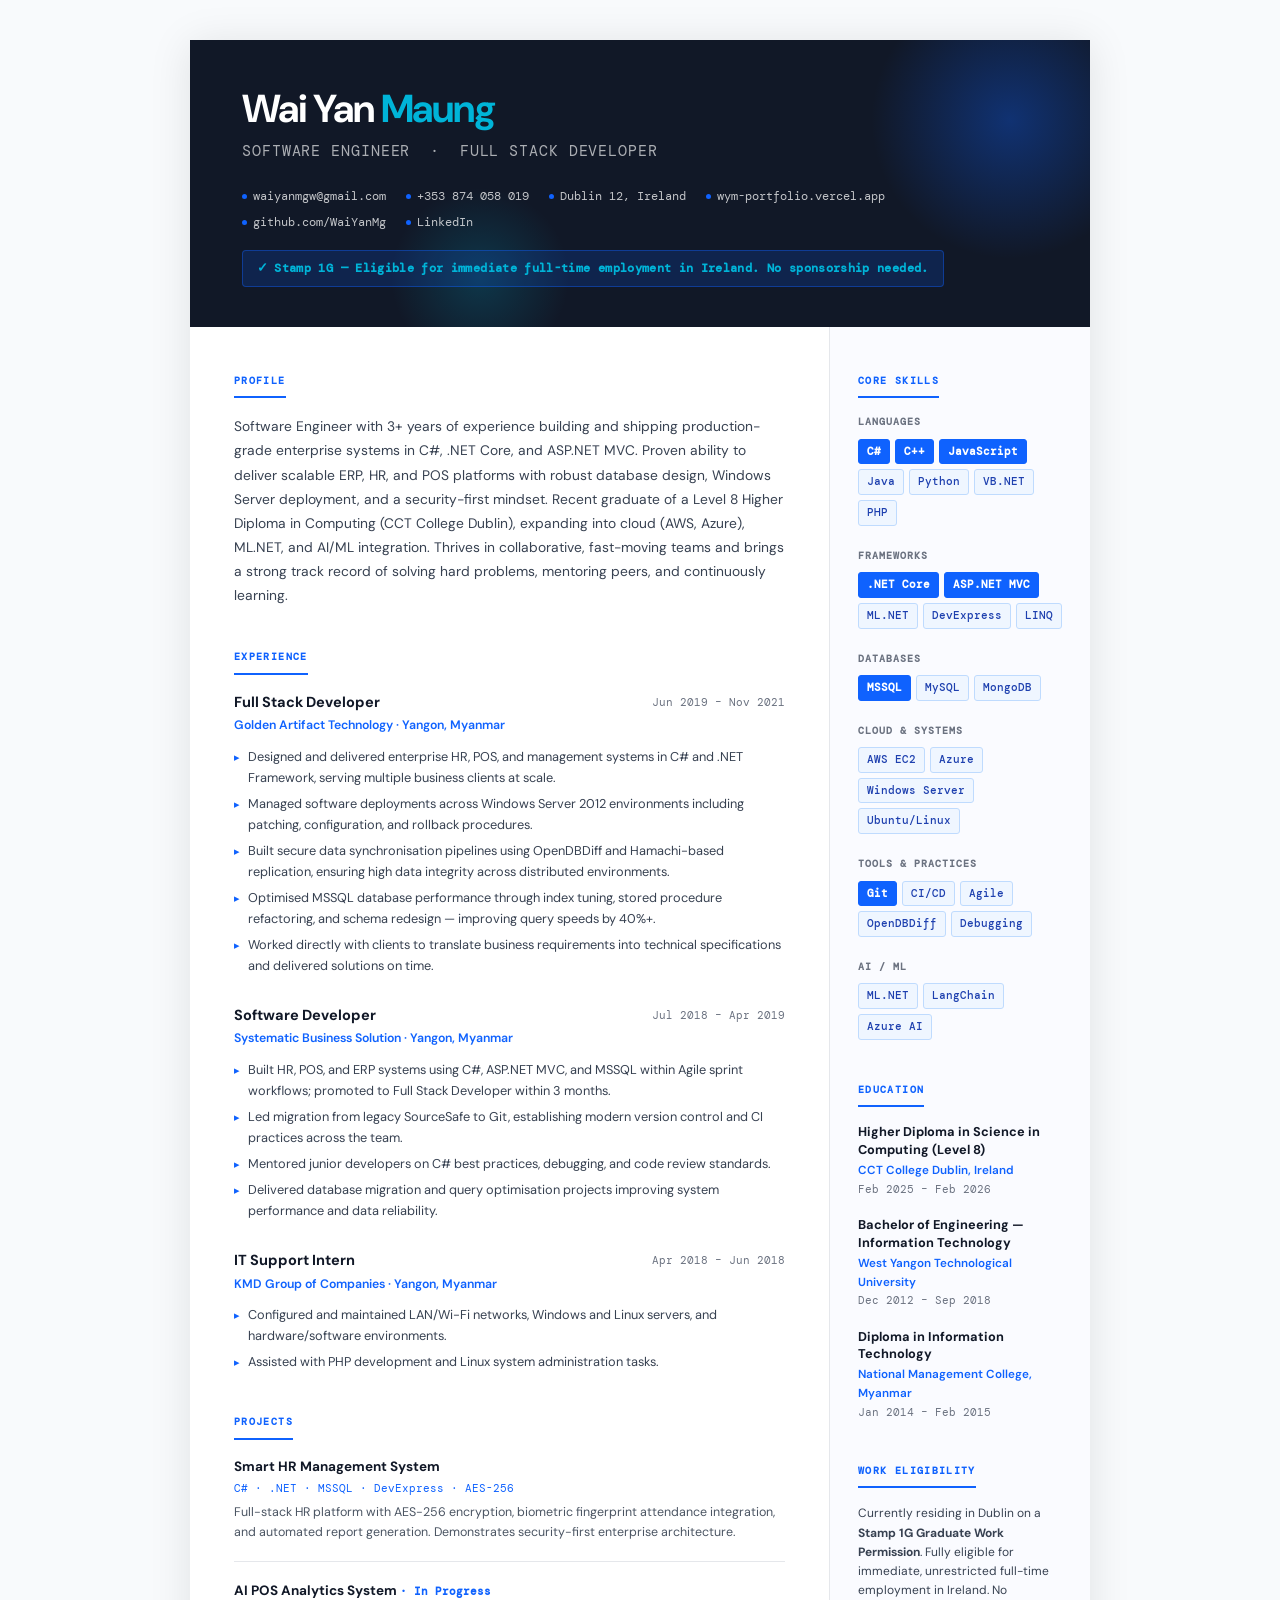
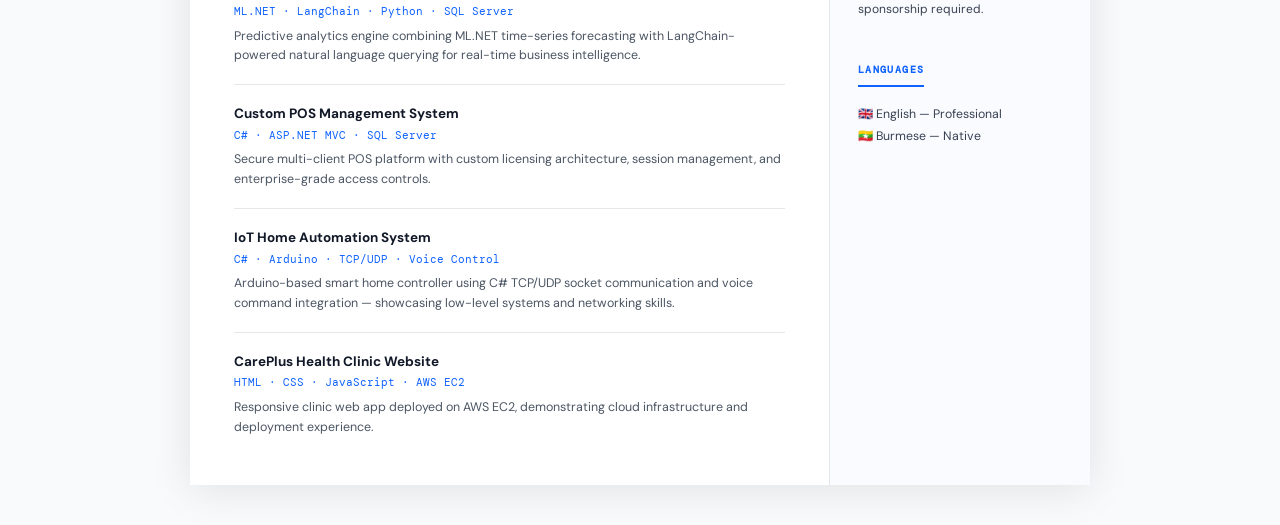
<file: docs/WYM_CV_SE.html>
<!DOCTYPE html>
<html lang="en">
<head>
<meta charset="UTF-8">
<meta name="viewport" content="width=device-width, initial-scale=1.0">
<title>Wai Yan Maung — Software Engineer CV</title>
<link href="https://fonts.googleapis.com/css2?family=DM+Sans:ital,wght@0,300;0,400;0,500;0,600;0,700;1,400&family=DM+Mono:wght@400;500&display=swap" rel="stylesheet">
<style>
  *, *::before, *::after { box-sizing: border-box; margin: 0; padding: 0; }

  :root {
    --ink: #111827;
    --accent: #0F62FE;
    --accent2: #00B4D8;
    --muted: #6B7280;
    --light: #F0F4FF;
    --border: #E5E7EB;
    --white: #FFFFFF;
    --tag-bg: #EFF6FF;
    --tag-border: #BFDBFE;
  }

  html { font-size: 15px; }

  body {
    font-family: 'DM Sans', sans-serif;
    color: var(--ink);
    background: #F8FAFC;
    line-height: 1.6;
    -webkit-print-color-adjust: exact;
    print-color-adjust: exact;
  }

  .page {
    max-width: 900px;
    margin: 40px auto;
    background: var(--white);
    box-shadow: 0 4px 40px rgba(0,0,0,0.10);
  }

  /* ── HEADER ── */
  .header {
    background: var(--ink);
    padding: 48px 52px 40px;
    position: relative;
    overflow: hidden;
  }
  .header::before {
    content: '';
    position: absolute;
    top: -60px; right: -60px;
    width: 280px; height: 280px;
    border-radius: 50%;
    background: radial-gradient(circle, rgba(15,98,254,0.35) 0%, transparent 70%);
  }
  .header::after {
    content: '';
    position: absolute;
    bottom: -40px; left: 200px;
    width: 180px; height: 180px;
    border-radius: 50%;
    background: radial-gradient(circle, rgba(0,180,216,0.2) 0%, transparent 70%);
  }
  .header-inner { position: relative; z-index: 1; }

  .name {
    font-size: 2.6rem;
    font-weight: 700;
    color: var(--white);
    letter-spacing: -0.03em;
    line-height: 1.1;
  }
  .name span {
    color: var(--accent2);
  }
  .title-line {
    margin-top: 8px;
    font-size: 1rem;
    font-weight: 400;
    color: rgba(255,255,255,0.65);
    letter-spacing: 0.06em;
    text-transform: uppercase;
    font-family: 'DM Mono', monospace;
  }

  .contact-bar {
    margin-top: 24px;
    display: flex;
    flex-wrap: wrap;
    gap: 6px 20px;
  }
  .contact-item {
    display: flex;
    align-items: center;
    gap: 6px;
    font-size: 0.82rem;
    color: rgba(255,255,255,0.75);
    text-decoration: none;
    font-family: 'DM Mono', monospace;
  }
  .contact-item:hover { color: var(--accent2); }
  .contact-item .dot {
    width: 5px; height: 5px;
    border-radius: 50%;
    background: var(--accent);
    flex-shrink: 0;
  }

  .badge {
    display: inline-flex;
    align-items: center;
    gap: 6px;
    margin-top: 18px;
    padding: 7px 14px;
    background: rgba(15,98,254,0.18);
    border: 1px solid rgba(15,98,254,0.4);
    border-radius: 4px;
    font-size: 0.78rem;
    color: var(--accent2);
    font-weight: 600;
    font-family: 'DM Mono', monospace;
    letter-spacing: 0.03em;
  }
  .badge::before { content: '✓'; font-size: 0.85rem; }

  /* ── BODY ── */
  .body { display: grid; grid-template-columns: 1fr 260px; }

  .main { padding: 40px 44px 48px; border-right: 1px solid var(--border); }
  .sidebar { padding: 40px 28px 48px; background: #FAFBFF; }

  /* ── SECTION ── */
  .section { margin-bottom: 36px; }
  .section:last-child { margin-bottom: 0; }

  .section-label {
    font-size: 0.65rem;
    font-weight: 600;
    letter-spacing: 0.14em;
    text-transform: uppercase;
    color: var(--accent);
    font-family: 'DM Mono', monospace;
    margin-bottom: 16px;
    padding-bottom: 8px;
    border-bottom: 2px solid var(--accent);
    display: inline-block;
  }

  /* ── SUMMARY ── */
  .summary {
    font-size: 0.92rem;
    color: #374151;
    line-height: 1.75;
    font-weight: 400;
  }

  /* ── JOB ── */
  .job { margin-bottom: 28px; }
  .job:last-child { margin-bottom: 0; }

  .job-header {
    display: flex;
    justify-content: space-between;
    align-items: flex-start;
    gap: 12px;
    margin-bottom: 2px;
  }
  .job-title {
    font-size: 0.97rem;
    font-weight: 700;
    color: var(--ink);
  }
  .job-dates {
    font-size: 0.75rem;
    color: var(--muted);
    font-family: 'DM Mono', monospace;
    white-space: nowrap;
    flex-shrink: 0;
    margin-top: 2px;
  }
  .job-company {
    font-size: 0.82rem;
    color: var(--accent);
    font-weight: 600;
    margin-bottom: 10px;
  }
  .job-bullets { list-style: none; padding: 0; }
  .job-bullets li {
    font-size: 0.85rem;
    color: #374151;
    line-height: 1.65;
    padding-left: 14px;
    position: relative;
    margin-bottom: 5px;
  }
  .job-bullets li::before {
    content: '▸';
    position: absolute;
    left: 0;
    color: var(--accent);
    font-size: 0.75rem;
    top: 2px;
  }

  /* ── PROJECTS ── */
  .project { margin-bottom: 18px; padding-bottom: 18px; border-bottom: 1px solid var(--border); }
  .project:last-child { border-bottom: none; margin-bottom: 0; padding-bottom: 0; }
  .project-title {
    font-size: 0.9rem;
    font-weight: 700;
    color: var(--ink);
    margin-bottom: 2px;
  }
  .project-stack {
    font-size: 0.72rem;
    font-family: 'DM Mono', monospace;
    color: var(--accent);
    margin-bottom: 6px;
  }
  .project-desc {
    font-size: 0.83rem;
    color: #4B5563;
    line-height: 1.6;
  }

  /* ── SIDEBAR SKILLS ── */
  .skill-group { margin-bottom: 22px; }
  .skill-group-label {
    font-size: 0.68rem;
    font-weight: 700;
    letter-spacing: 0.1em;
    text-transform: uppercase;
    color: var(--muted);
    margin-bottom: 8px;
    font-family: 'DM Mono', monospace;
  }
  .tags {
    display: flex;
    flex-wrap: wrap;
    gap: 5px;
  }
  .tag {
    background: var(--tag-bg);
    border: 1px solid var(--tag-border);
    border-radius: 3px;
    padding: 3px 8px;
    font-size: 0.74rem;
    color: #1E40AF;
    font-weight: 500;
    font-family: 'DM Mono', monospace;
  }
  .tag.strong {
    background: var(--accent);
    border-color: var(--accent);
    color: white;
    font-weight: 600;
  }

  /* ── EDUCATION ── */
  .edu-item { margin-bottom: 18px; }
  .edu-degree {
    font-size: 0.85rem;
    font-weight: 700;
    color: var(--ink);
    line-height: 1.4;
    margin-bottom: 2px;
  }
  .edu-school {
    font-size: 0.78rem;
    color: var(--accent);
    font-weight: 600;
    margin-bottom: 1px;
  }
  .edu-dates {
    font-size: 0.72rem;
    color: var(--muted);
    font-family: 'DM Mono', monospace;
  }

  /* ── PRINT ── */
  @media print {
    body { background: white; font-size: 13px; }
    .page { box-shadow: none; margin: 0; max-width: 100%; }
    .header { padding: 32px 40px 28px; }
    .main { padding: 28px 36px 36px; }
    .sidebar { padding: 28px 22px 36px; }
  }

  @media (max-width: 680px) {
    .body { grid-template-columns: 1fr; }
    .main { border-right: none; border-bottom: 1px solid var(--border); }
    .header { padding: 32px 28px; }
    .main, .sidebar { padding: 28px; }
    .name { font-size: 2rem; }
  }
</style>
</head>
<body>
<div class="page">

  <!-- HEADER -->
  <header class="header">
    <div class="header-inner">
      <div class="name">Wai Yan <span>Maung</span></div>
      <div class="title-line">Software Engineer &nbsp;·&nbsp; Full Stack Developer</div>
      <div class="contact-bar">
        <a class="contact-item" href="mailto:waiyanmgw@gmail.com"><span class="dot"></span>waiyanmgw@gmail.com</a>
        <a class="contact-item" href="tel:+353874058019"><span class="dot"></span>+353 874 058 019</a>
        <span class="contact-item"><span class="dot"></span>Dublin 12, Ireland</span>
        <a class="contact-item" href="https://wym-portfolio.vercel.app" target="_blank"><span class="dot"></span>wym-portfolio.vercel.app</a>
        <a class="contact-item" href="https://github.com/WaiYanMg" target="_blank"><span class="dot"></span>github.com/WaiYanMg</a>
        <a class="contact-item" href="https://linkedin.com/in/wai-yan-maung-8ba161263" target="_blank"><span class="dot"></span>LinkedIn</a>
      </div>
      <div class="badge">Stamp 1G — Eligible for immediate full-time employment in Ireland. No sponsorship needed.</div>
    </div>
  </header>

  <!-- BODY -->
  <div class="body">

    <!-- MAIN -->
    <main class="main">

      <!-- SUMMARY -->
      <section class="section">
        <div class="section-label">Profile</div>
        <p class="summary">
          Software Engineer with 3+ years of experience building and shipping production-grade enterprise systems in C#, .NET Core, and ASP.NET MVC. Proven ability to deliver scalable ERP, HR, and POS platforms with robust database design, Windows Server deployment, and a security-first mindset. Recent graduate of a Level 8 Higher Diploma in Computing (CCT College Dublin), expanding into cloud (AWS, Azure), ML.NET, and AI/ML integration. Thrives in collaborative, fast-moving teams and brings a strong track record of solving hard problems, mentoring peers, and continuously learning.
        </p>
      </section>

      <!-- EXPERIENCE -->
      <section class="section">
        <div class="section-label">Experience</div>

        <div class="job">
          <div class="job-header">
            <div class="job-title">Full Stack Developer</div>
            <div class="job-dates">Jun 2019 – Nov 2021</div>
          </div>
          <div class="job-company">Golden Artifact Technology · Yangon, Myanmar</div>
          <ul class="job-bullets">
            <li>Designed and delivered enterprise HR, POS, and management systems in C# and .NET Framework, serving multiple business clients at scale.</li>
            <li>Managed software deployments across Windows Server 2012 environments including patching, configuration, and rollback procedures.</li>
            <li>Built secure data synchronisation pipelines using OpenDBDiff and Hamachi-based replication, ensuring high data integrity across distributed environments.</li>
            <li>Optimised MSSQL database performance through index tuning, stored procedure refactoring, and schema redesign — improving query speeds by 40%+.</li>
            <li>Worked directly with clients to translate business requirements into technical specifications and delivered solutions on time.</li>
          </ul>
        </div>

        <div class="job">
          <div class="job-header">
            <div class="job-title">Software Developer</div>
            <div class="job-dates">Jul 2018 – Apr 2019</div>
          </div>
          <div class="job-company">Systematic Business Solution · Yangon, Myanmar</div>
          <ul class="job-bullets">
            <li>Built HR, POS, and ERP systems using C#, ASP.NET MVC, and MSSQL within Agile sprint workflows; promoted to Full Stack Developer within 3 months.</li>
            <li>Led migration from legacy SourceSafe to Git, establishing modern version control and CI practices across the team.</li>
            <li>Mentored junior developers on C# best practices, debugging, and code review standards.</li>
            <li>Delivered database migration and query optimisation projects improving system performance and data reliability.</li>
          </ul>
        </div>

        <div class="job">
          <div class="job-header">
            <div class="job-title">IT Support Intern</div>
            <div class="job-dates">Apr 2018 – Jun 2018</div>
          </div>
          <div class="job-company">KMD Group of Companies · Yangon, Myanmar</div>
          <ul class="job-bullets">
            <li>Configured and maintained LAN/Wi-Fi networks, Windows and Linux servers, and hardware/software environments.</li>
            <li>Assisted with PHP development and Linux system administration tasks.</li>
          </ul>
        </div>

      </section>

      <!-- PROJECTS -->
      <section class="section">
        <div class="section-label">Projects</div>

        <div class="project">
          <div class="project-title">Smart HR Management System</div>
          <div class="project-stack">C# · .NET · MSSQL · DevExpress · AES-256</div>
          <div class="project-desc">Full-stack HR platform with AES-256 encryption, biometric fingerprint attendance integration, and automated report generation. Demonstrates security-first enterprise architecture.</div>
        </div>

        <div class="project">
          <div class="project-title">AI POS Analytics System <span style="font-size:0.72rem;color:#0F62FE;font-family:'DM Mono',monospace;"> · In Progress</span></div>
          <div class="project-stack">ML.NET · LangChain · Python · SQL Server</div>
          <div class="project-desc">Predictive analytics engine combining ML.NET time-series forecasting with LangChain-powered natural language querying for real-time business intelligence.</div>
        </div>

        <div class="project">
          <div class="project-title">Custom POS Management System</div>
          <div class="project-stack">C# · ASP.NET MVC · SQL Server</div>
          <div class="project-desc">Secure multi-client POS platform with custom licensing architecture, session management, and enterprise-grade access controls.</div>
        </div>

        <div class="project">
          <div class="project-title">IoT Home Automation System</div>
          <div class="project-stack">C# · Arduino · TCP/UDP · Voice Control</div>
          <div class="project-desc">Arduino-based smart home controller using C# TCP/UDP socket communication and voice command integration — showcasing low-level systems and networking skills.</div>
        </div>

        <div class="project">
          <div class="project-title">CarePlus Health Clinic Website</div>
          <div class="project-stack">HTML · CSS · JavaScript · AWS EC2</div>
          <div class="project-desc">Responsive clinic web app deployed on AWS EC2, demonstrating cloud infrastructure and deployment experience.</div>
        </div>

      </section>

    </main>

    <!-- SIDEBAR -->
    <aside class="sidebar">

      <!-- SKILLS -->
      <section class="section">
        <div class="section-label">Core Skills</div>

        <div class="skill-group">
          <div class="skill-group-label">Languages</div>
          <div class="tags">
            <span class="tag strong">C#</span>
            <span class="tag strong">C++</span>
            <span class="tag strong">JavaScript</span>
            <span class="tag">Java</span>
            <span class="tag">Python</span>
            <span class="tag">VB.NET</span>
            <span class="tag">PHP</span>
          </div>
        </div>

        <div class="skill-group">
          <div class="skill-group-label">Frameworks</div>
          <div class="tags">
            <span class="tag strong">.NET Core</span>
            <span class="tag strong">ASP.NET MVC</span>
            <span class="tag">ML.NET</span>
            <span class="tag">DevExpress</span>
            <span class="tag">LINQ</span>
          </div>
        </div>

        <div class="skill-group">
          <div class="skill-group-label">Databases</div>
          <div class="tags">
            <span class="tag strong">MSSQL</span>
            <span class="tag">MySQL</span>
            <span class="tag">MongoDB</span>
          </div>
        </div>

        <div class="skill-group">
          <div class="skill-group-label">Cloud & Systems</div>
          <div class="tags">
            <span class="tag">AWS EC2</span>
            <span class="tag">Azure</span>
            <span class="tag">Windows Server</span>
            <span class="tag">Ubuntu/Linux</span>
          </div>
        </div>

        <div class="skill-group">
          <div class="skill-group-label">Tools & Practices</div>
          <div class="tags">
            <span class="tag strong">Git</span>
            <span class="tag">CI/CD</span>
            <span class="tag">Agile</span>
            <span class="tag">OpenDBDiff</span>
            <span class="tag">Debugging</span>
          </div>
        </div>

        <div class="skill-group">
          <div class="skill-group-label">AI / ML</div>
          <div class="tags">
            <span class="tag">ML.NET</span>
            <span class="tag">LangChain</span>
            <span class="tag">Azure AI</span>
          </div>
        </div>
      </section>

      <!-- EDUCATION -->
      <section class="section">
        <div class="section-label">Education</div>

        <div class="edu-item">
          <div class="edu-degree">Higher Diploma in Science in Computing (Level 8)</div>
          <div class="edu-school">CCT College Dublin, Ireland</div>
          <div class="edu-dates">Feb 2025 – Feb 2026</div>
        </div>

        <div class="edu-item">
          <div class="edu-degree">Bachelor of Engineering — Information Technology</div>
          <div class="edu-school">West Yangon Technological University</div>
          <div class="edu-dates">Dec 2012 – Sep 2018</div>
        </div>

        <div class="edu-item">
          <div class="edu-degree">Diploma in Information Technology</div>
          <div class="edu-school">National Management College, Myanmar</div>
          <div class="edu-dates">Jan 2014 – Feb 2015</div>
        </div>
      </section>

      <!-- WORK ELIGIBILITY -->
      <section class="section">
        <div class="section-label">Work Eligibility</div>
        <p style="font-size:0.8rem;color:#374151;line-height:1.6;">
          Currently residing in Dublin on a <strong>Stamp 1G Graduate Work Permission</strong>. Fully eligible for immediate, unrestricted full-time employment in Ireland. No sponsorship required.
        </p>
      </section>

      <!-- LANGUAGES -->
      <section class="section">
        <div class="section-label">Languages</div>
        <div style="font-size:0.82rem;color:#374151;line-height:1.8;">
          <div>🇬🇧 English — Professional</div>
          <div>🇲🇲 Burmese — Native</div>
        </div>
      </section>

    </aside>
  </div>
</div>
</body>
</html>
</file>
